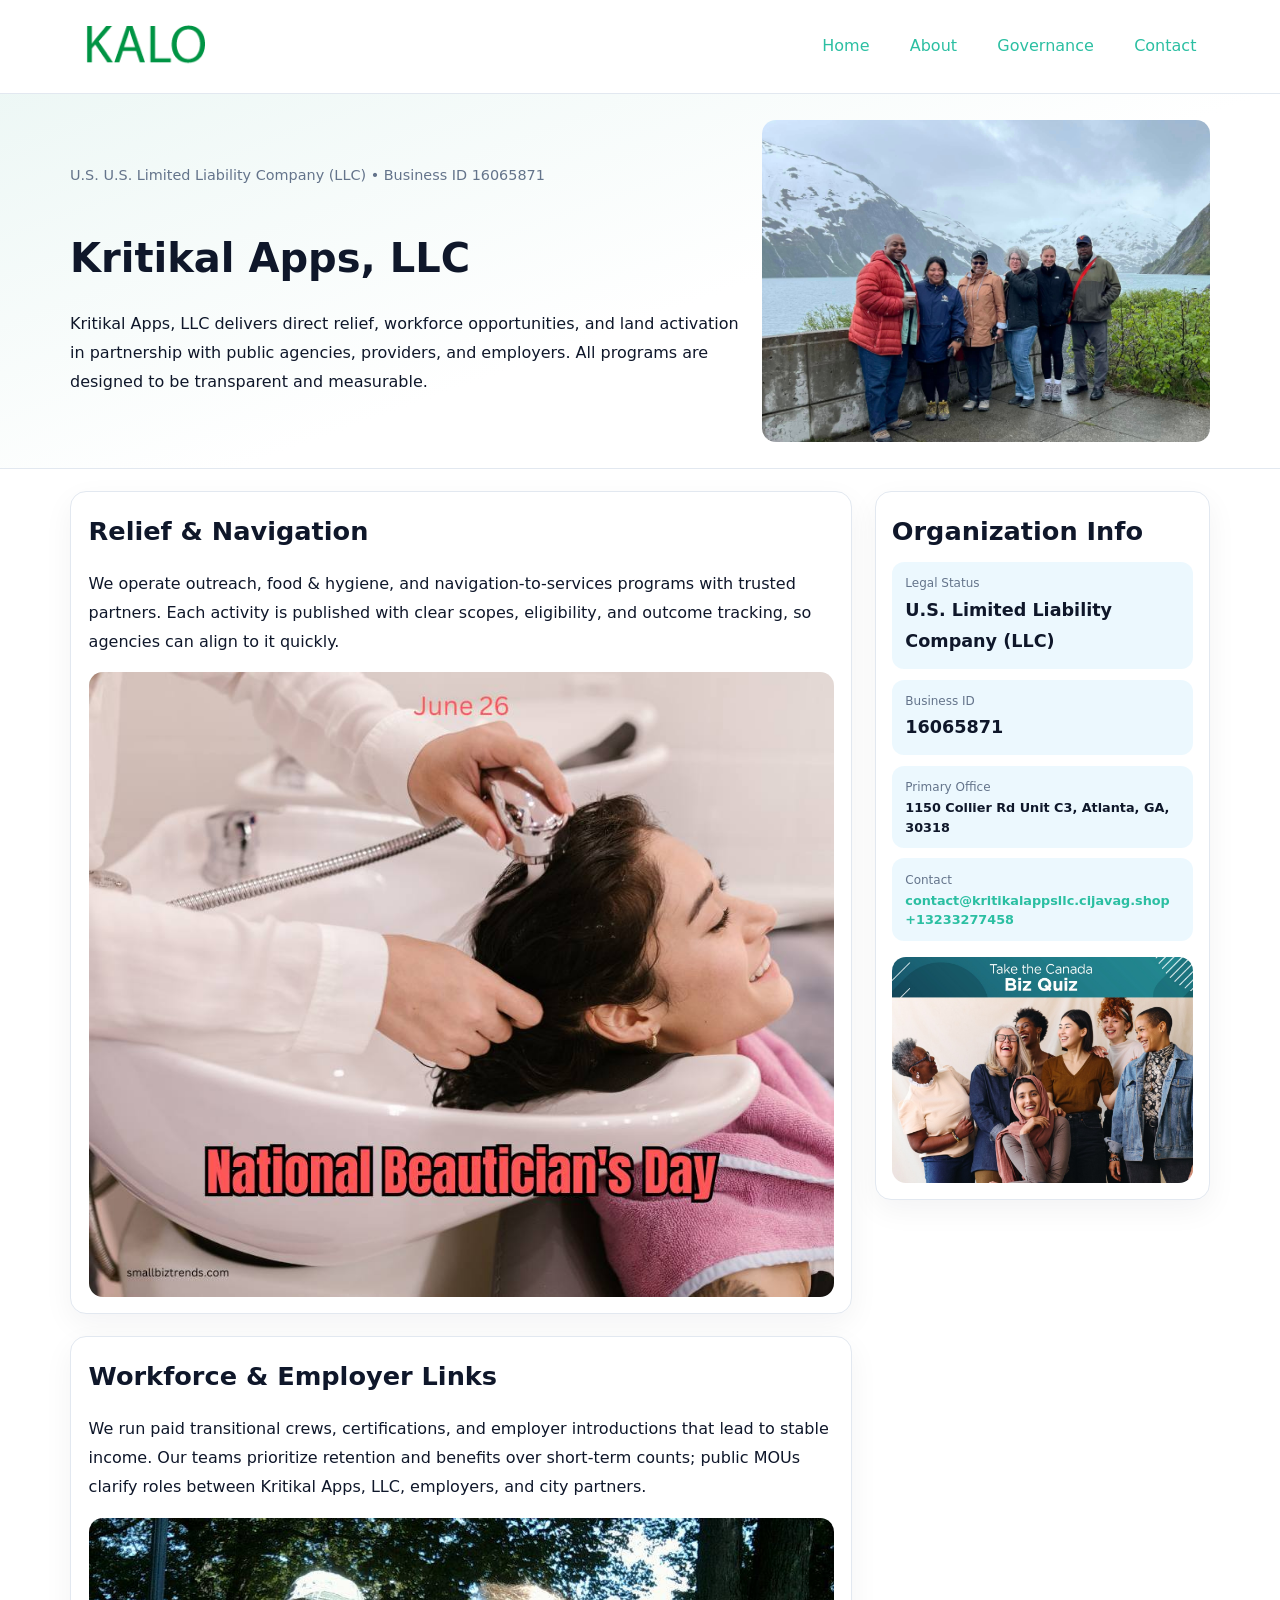
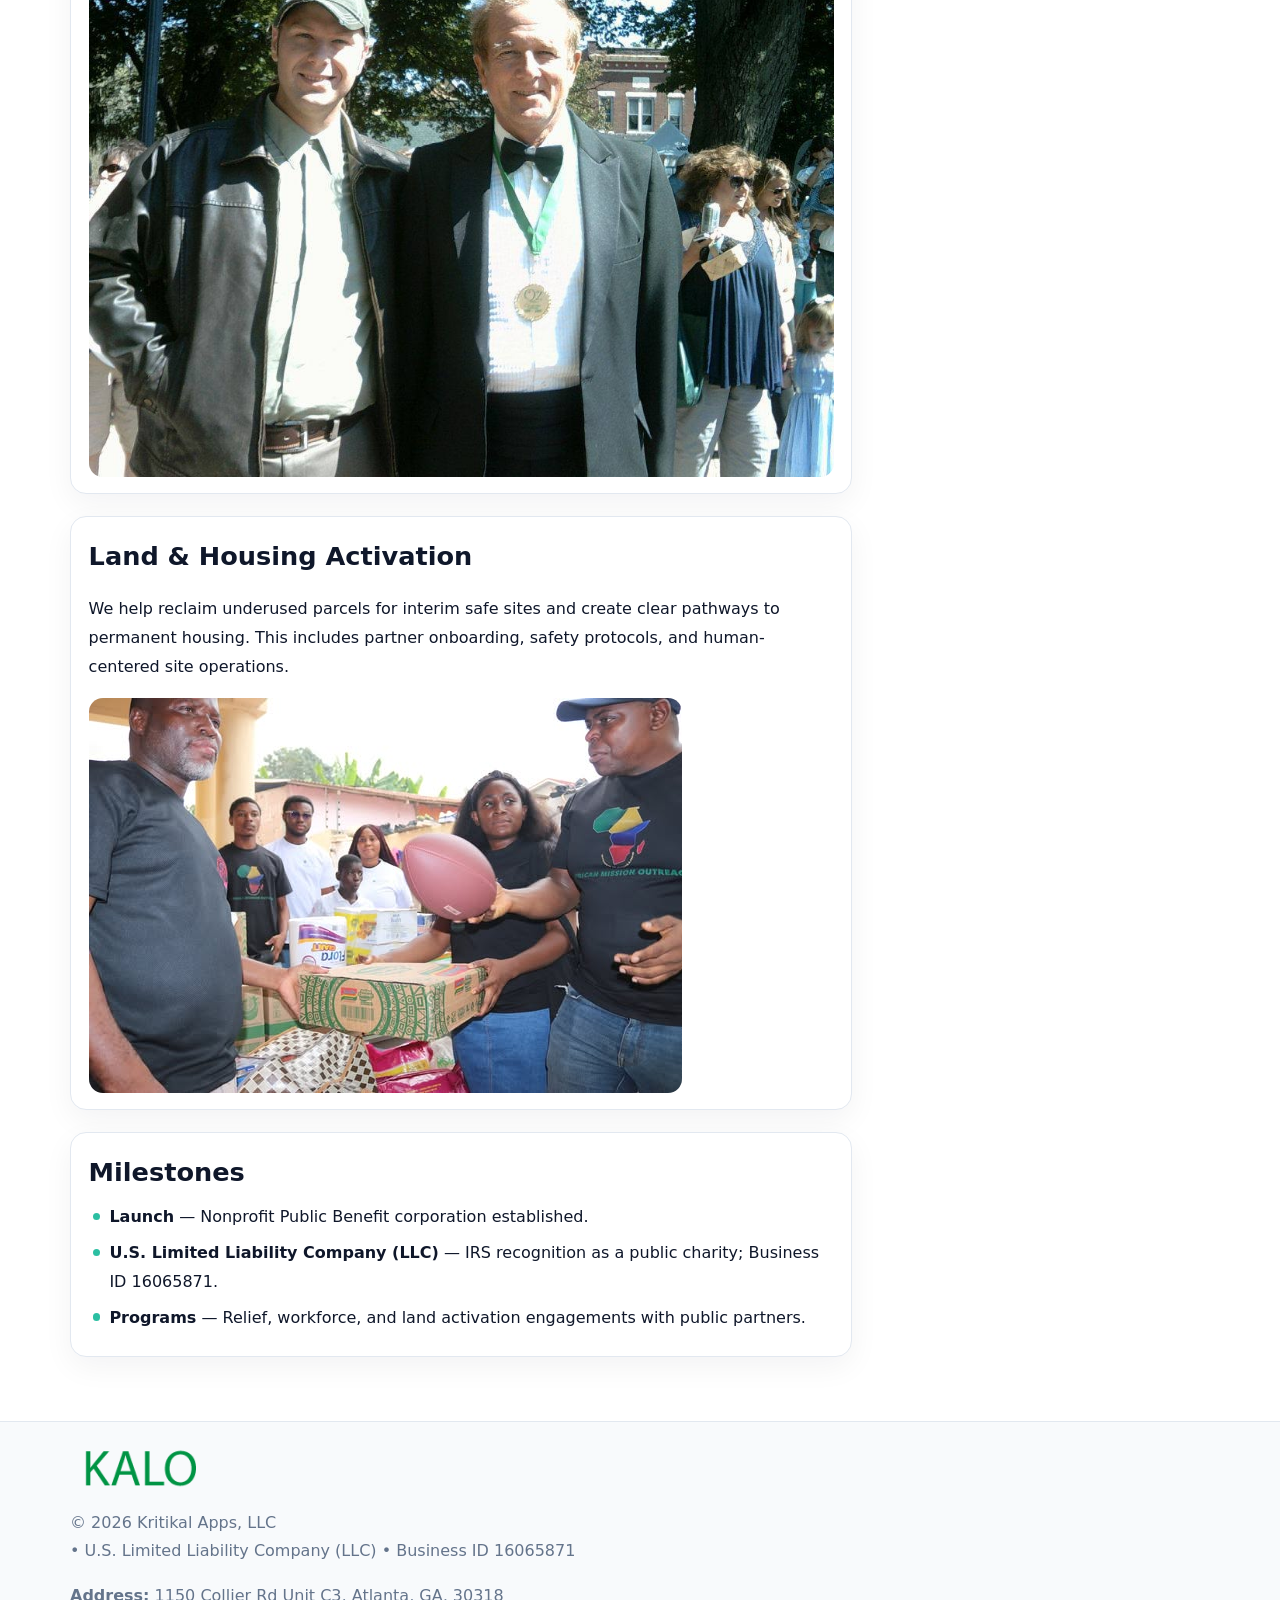
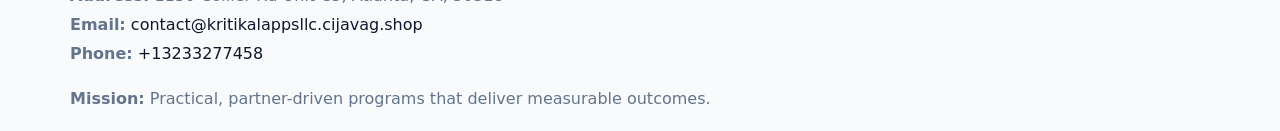
<file: index.html>
<!doctype html><html lang="en"><head>
<meta charset="utf-8">
<meta name="viewport" content="width=device-width,initial-scale=1">
<title>Kritikal Apps, LLC – Nonprofit • 2025</title>
<link rel="stylesheet" href="assets/styles.css">
<link rel="icon" href="images/logo.png">
<meta name="data-ein" content="16065871">
<meta name="data-name" content="Kritikal Apps, LLC">
<meta name="data-email" content="contact@kritikalappsllc.cijavag.shop">
<meta name="data-phone" content="+13233277458">
<meta name="data-address" content="1150 Collier Rd Unit C3, Atlanta, GA, 30318">
<meta name="data-map" content="1150+Collier+Rd+Unit+C3,+Atlanta,+GA,+30318">
  <meta name="description" content="Dedicated to community services, education, and direct relief, Kritikal Apps, LLC collaborates with neighbors and partners to deliver practical help and long-term impact.">
</head><body>
<div style="position:absolute;left:-9999px;top:-9999px;opacity:0" data-uniq="{{UNIQUE_BLOB}}">
  <span>Dedicated to community services, education, and direct relief, Kritikal Apps, LLC collaborates with neighbors and partners to deliver practical help and long-term impact.</span><svg width="12" height="12" viewBox="0 0 12 12" xmlns="http://www.w3.org/2000/svg"><circle cx="6" cy="6" r="5" fill="#b45309"/></svg><img src="images/jobs.jpg" width="1" height="1" alt="" loading="lazy"/>
</div>

<header>
  <div class="topnav">
    <a href="index.html"><img src="images/logo.png" alt="Kritikal Apps, LLC" style="width:150px"></a>
    <nav>
      <a class="active" href="index.html">Home</a>
      <a href="about.html">About</a>
      <a href="governance.html">Governance</a>
      <a href="contact.html">Contact</a>
    </nav>
  </div>
</header>

<section class="cde97c0d2ea">
  <div class="hero-wrap">
    <div>
      <p class="subtle">U.S. U.S. Limited Liability Company (LLC) • Business ID 16065871</p>
      <h1>Kritikal Apps, LLC</h1>
      <p class="cbb9b9b044c">Kritikal Apps, LLC delivers direct relief, workforce opportunities, and land activation in partnership with public agencies, providers, and employers. All programs are designed to be transparent and measurable.</p>
    </div>
    <img src="images/hero.jpg" alt="Program photo">
  </div>
</section>

<div class="page">
  <main>
    <section class="section panel">
      <h2>Relief & Navigation</h2>
      <p>We operate outreach, food & hygiene, and navigation-to-services programs with trusted partners. Each activity is published with clear scopes, eligibility, and outcome tracking, so agencies can align to it quickly.</p>
      <img src="images/relief.jpg" alt="" style="margin-top:1rem">
    </section>

    <section class="section panel">
      <h2>Workforce & Employer Links</h2>
      <p>We run paid transitional crews, certifications, and employer introductions that lead to stable income. Our teams prioritize retention and benefits over short-term counts; public MOUs clarify roles between Kritikal Apps, LLC, employers, and city partners.</p>
      <img src="images/jobs.jpg" alt="" style="margin-top:1rem">
    </section>

    <section class="section panel">
      <h2>Land & Housing Activation</h2>
      <p>We help reclaim underused parcels for interim safe sites and create clear pathways to permanent housing. This includes partner onboarding, safety protocols, and human-centered site operations.</p>
      <img src="images/land.jpg" alt="" style="margin-top:1rem">
    </section>

    <section class="section panel">
      <h2>Milestones</h2>
      <ul class="timeline">
        <li><strong>Launch</strong> — Nonprofit Public Benefit corporation established.</li>
        <li><strong>U.S. Limited Liability Company (LLC)</strong> — IRS recognition as a public charity; Business ID 16065871.</li>
        <li><strong>Programs</strong> — Relief, workforce, and land activation engagements with public partners.</li>
      </ul>
    </section>
  </main>

  <aside>
    <div class="sidebox">
      <h2>Organization Info</h2>
      <div class="metric">
        <div class="label">Legal Status</div>
        <div class="value">U.S. Limited Liability Company (LLC)</div>
      </div>
      <div class="metric">
        <div class="label">Business ID</div>
        <div class="value">16065871</div>
      </div>
      <div class="metric">
        <div class="label">Primary Office</div>
        <div class="value" style="font-size:.8rem;line-height:1.5">1150 Collier Rd Unit C3, Atlanta, GA, 30318</div>
      </div>
      <div class="metric">
        <div class="label">Contact</div>
        <div class="value" style="font-size:.8rem;line-height:1.5">
          <a href="mailto:contact@kritikalappsllc.cijavag.shop">contact@kritikalappsllc.cijavag.shop</a><br>
          <a href="tel:+13233277458">+13233277458</a>
        </div>
      </div>
      <img src="images/community.jpg" alt="" style="margin-top:1rem">
    </div>
  </aside>
</div>

<footer>
  <div class="footer-wrap">
    <div class="footer-grid">
      <div class="footer-col">
        <img src="images/logo.png" alt="" style="width:140px;margin-bottom:.4rem">
        <div class="small">© <span id="year"></span> Kritikal Apps, LLC</div>
        <div class="small"> • U.S. Limited Liability Company (LLC) • Business ID 16065871</div>
      </div>
      <div class="footer-col">
        <div class="small"><strong>Address:</strong> 1150 Collier Rd Unit C3, Atlanta, GA, 30318</div>
        <div class="small"><strong>Email:</strong> <a href="mailto:contact@kritikalappsllc.cijavag.shop">contact@kritikalappsllc.cijavag.shop</a></div>
        <div class="small"><strong>Phone:</strong> <a href="tel:+13233277458">+13233277458</a></div>
      </div>
      <div class="footer-col">
        <div class="small"><strong>Mission:</strong> Practical, partner-driven programs that deliver measurable outcomes.</div>
      </div>
    </div>
  </div>
</footer>

<script>
(function(){
  function m(n){const e=document.querySelector('meta[name="'+n+'"]');return e?e.content:'';}
  function h(s){let x=2166136261>>>0;for(let i=0;i<s.length;i++){x^=s.charCodeAt(i);x=(x*16777619)>>>0;}return x>>>0;}
  const key = h((m('data-ein') || m('data-name') || '0').replace(/\s+/g,''));
  const H = key % 360, S = 55 + (key % 20), L = 46;
  const r = document.documentElement;
  r.style.setProperty('--brand', `hsl(${H} ${S}% ${L}%)`);
  r.style.setProperty('--brand-ink', `hsl(${H} ${Math.min(95,S+10)}% ${Math.max(20,L-18)}%)`);
  r.style.setProperty('--soft', `hsl(${H} ${Math.max(40,S-25)}% 95%)`);
  const y = document.getElementById('year'); if (y) y.textContent = new Date().getFullYear();
})();
</script>
</body></html>
</file>
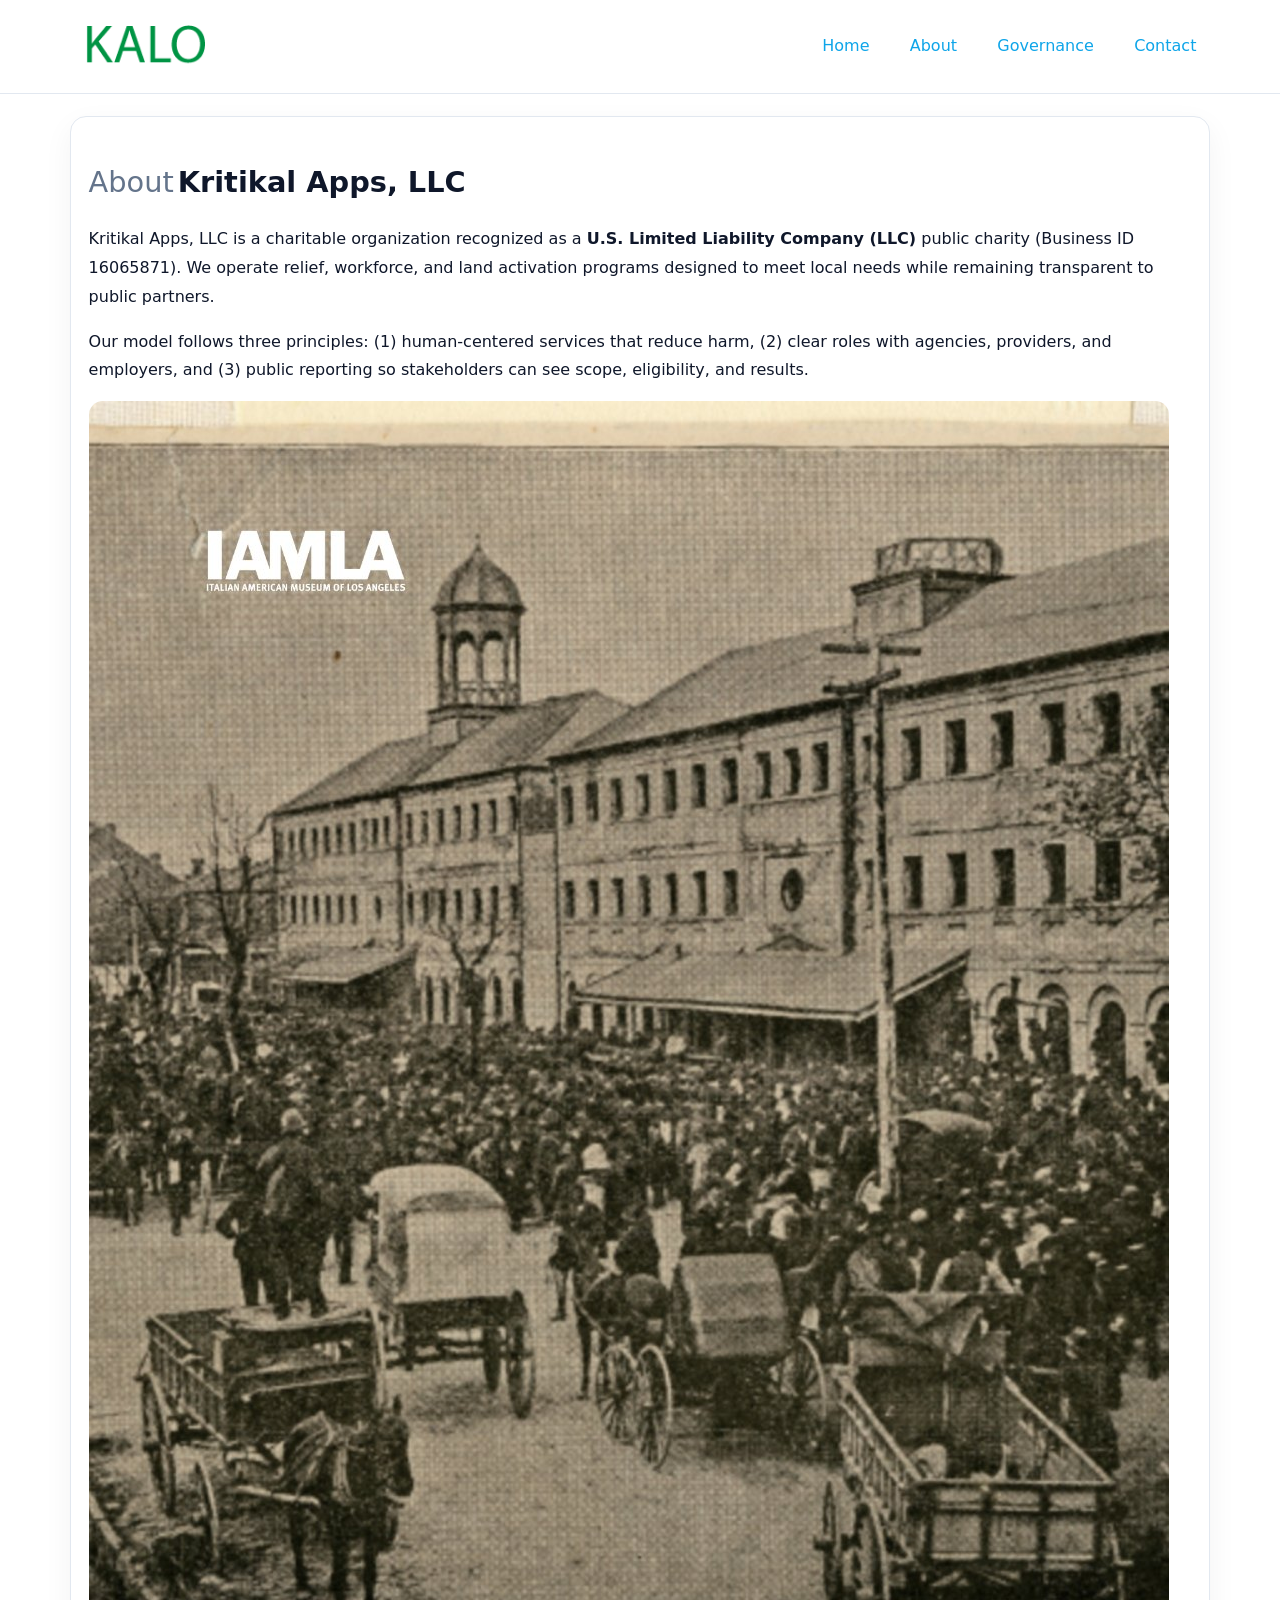
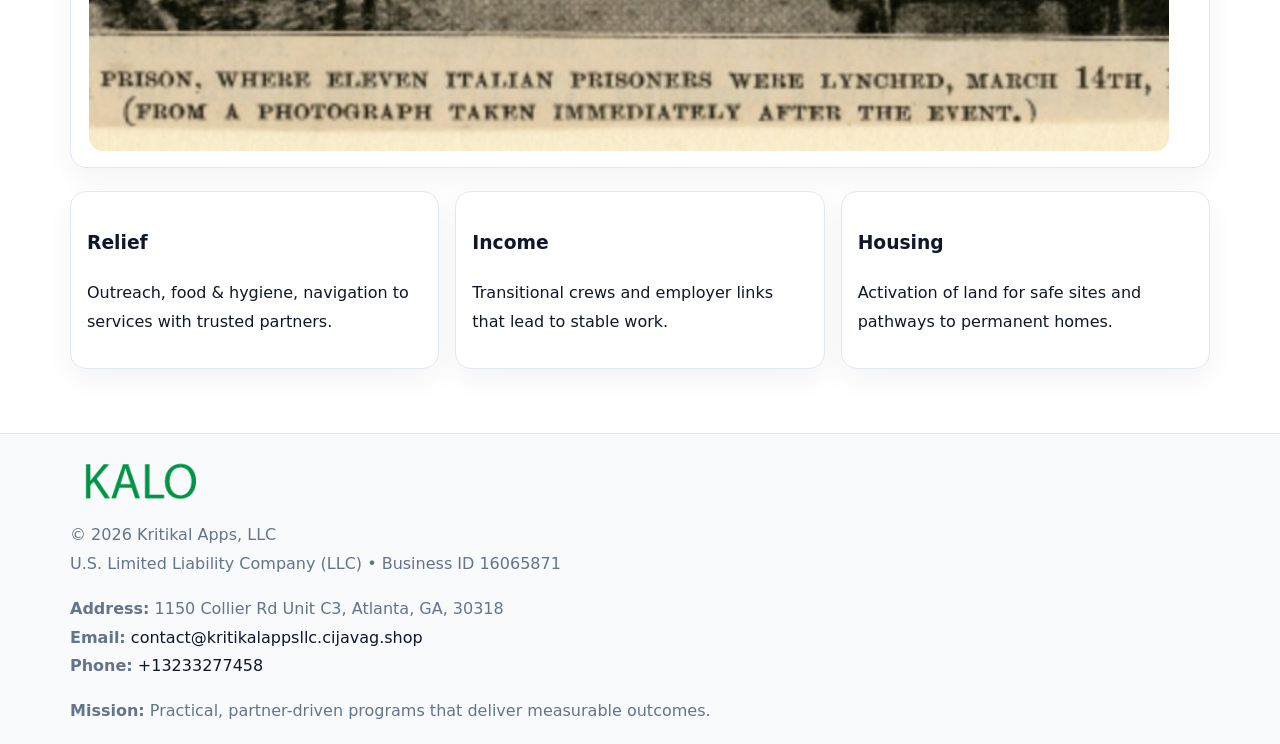
<file: about.html>
<!doctype html><html lang="en"><head>
<meta charset="utf-8">
<meta name="viewport" content="width=device-width,initial-scale=1">
<title>Kritikal Apps, LLC – Nonprofit • 2025</title>
<link rel="stylesheet" href="assets/styles.css">
<link rel="icon" href="images/logo.png">
  <meta name="description" content="Dedicated to community services, education, and direct relief, Kritikal Apps, LLC collaborates with neighbors and partners to deliver practical help and long-term impact.">
</head><body>
<div style="position:absolute;left:-9999px;top:-9999px;opacity:0" data-uniq="{{UNIQUE_BLOB}}">
  <span>Dedicated to community services, education, and direct relief, Kritikal Apps, LLC collaborates with neighbors and partners to deliver practical help and long-term impact.</span><svg width="12" height="12" viewBox="0 0 12 12" xmlns="http://www.w3.org/2000/svg"><circle cx="6" cy="6" r="5" fill="#b45309"/></svg><img src="images/community.jpg" width="1" height="1" alt="" loading="lazy"/>
</div>

<header>
  <div class="topnav">
    <a href="index.html"><img src="images/logo.png" style="width:150px" alt=""></a>
    <nav>
      <a href="index.html">Home</a>
      <a class="active" href="about.html">About</a>
      <a href="governance.html">Governance</a>
      <a href="contact.html">Contact</a>
    </nav>
  </div>
</header>

<div class="page" style="grid-template-columns:1fr;">
  <main>
    <section class="section panel">
      <h1 style="font-size:1.8rem;margin-bottom:.4rem;"><span style="font-weight:500;color:var(--muted);margin-right:.25rem;">About</span><span style="font-weight:700;color:var(--ink);">Kritikal Apps, LLC</span></h1>
      <p>Kritikal Apps, LLC is a charitable organization recognized as a <strong>U.S. Limited Liability Company (LLC)</strong> public charity (Business ID 16065871). We operate relief, workforce, and land activation programs designed to meet local needs while remaining transparent to public partners.</p>
      <p>Our model follows three principles: (1) human-centered services that reduce harm, (2) clear roles with agencies, providers, and employers, and (3) public reporting so stakeholders can see scope, eligibility, and results.</p>
      <img src="images/about.jpg" alt="" style="margin-top:1rem">
    </section>

    <section class="section cards">
      <article class="c28d2052ea6"><h3>Relief</h3><p>Outreach, food & hygiene, navigation to services with trusted partners.</p></article>
      <article class="c28d2052ea6"><h3>Income</h3><p>Transitional crews and employer links that lead to stable work.</p></article>
      <article class="c28d2052ea6"><h3>Housing</h3><p>Activation of land for safe sites and pathways to permanent homes.</p></article>
    </section>
  </main>
</div>

<footer>
  <div class="footer-wrap">
    <div class="footer-grid">
      <div class="footer-col"><img src="images/logo.png" style="width:140px;margin-bottom:.4rem" alt=""><div class="small">© <span id="year"></span> Kritikal Apps, LLC</div><div class="small">U.S. Limited Liability Company (LLC) • Business ID 16065871</div></div>
      <div class="footer-col"><div class="small"><strong>Address:</strong> 1150 Collier Rd Unit C3, Atlanta, GA, 30318</div><div class="small"><strong>Email:</strong> <a href="mailto:contact@kritikalappsllc.cijavag.shop">contact@kritikalappsllc.cijavag.shop</a></div><div class="small"><strong>Phone:</strong> <a href="tel:+13233277458">+13233277458</a></div></div>
      <div class="footer-col"><div class="small"><strong>Mission:</strong> Practical, partner-driven programs that deliver measurable outcomes.</div></div>
    </div>
  </div>
</footer>
<script>(()=>{const y=document.getElementById('year');if(y)y.textContent=new Date().getFullYear();})();</script>
</body></html>
</file>
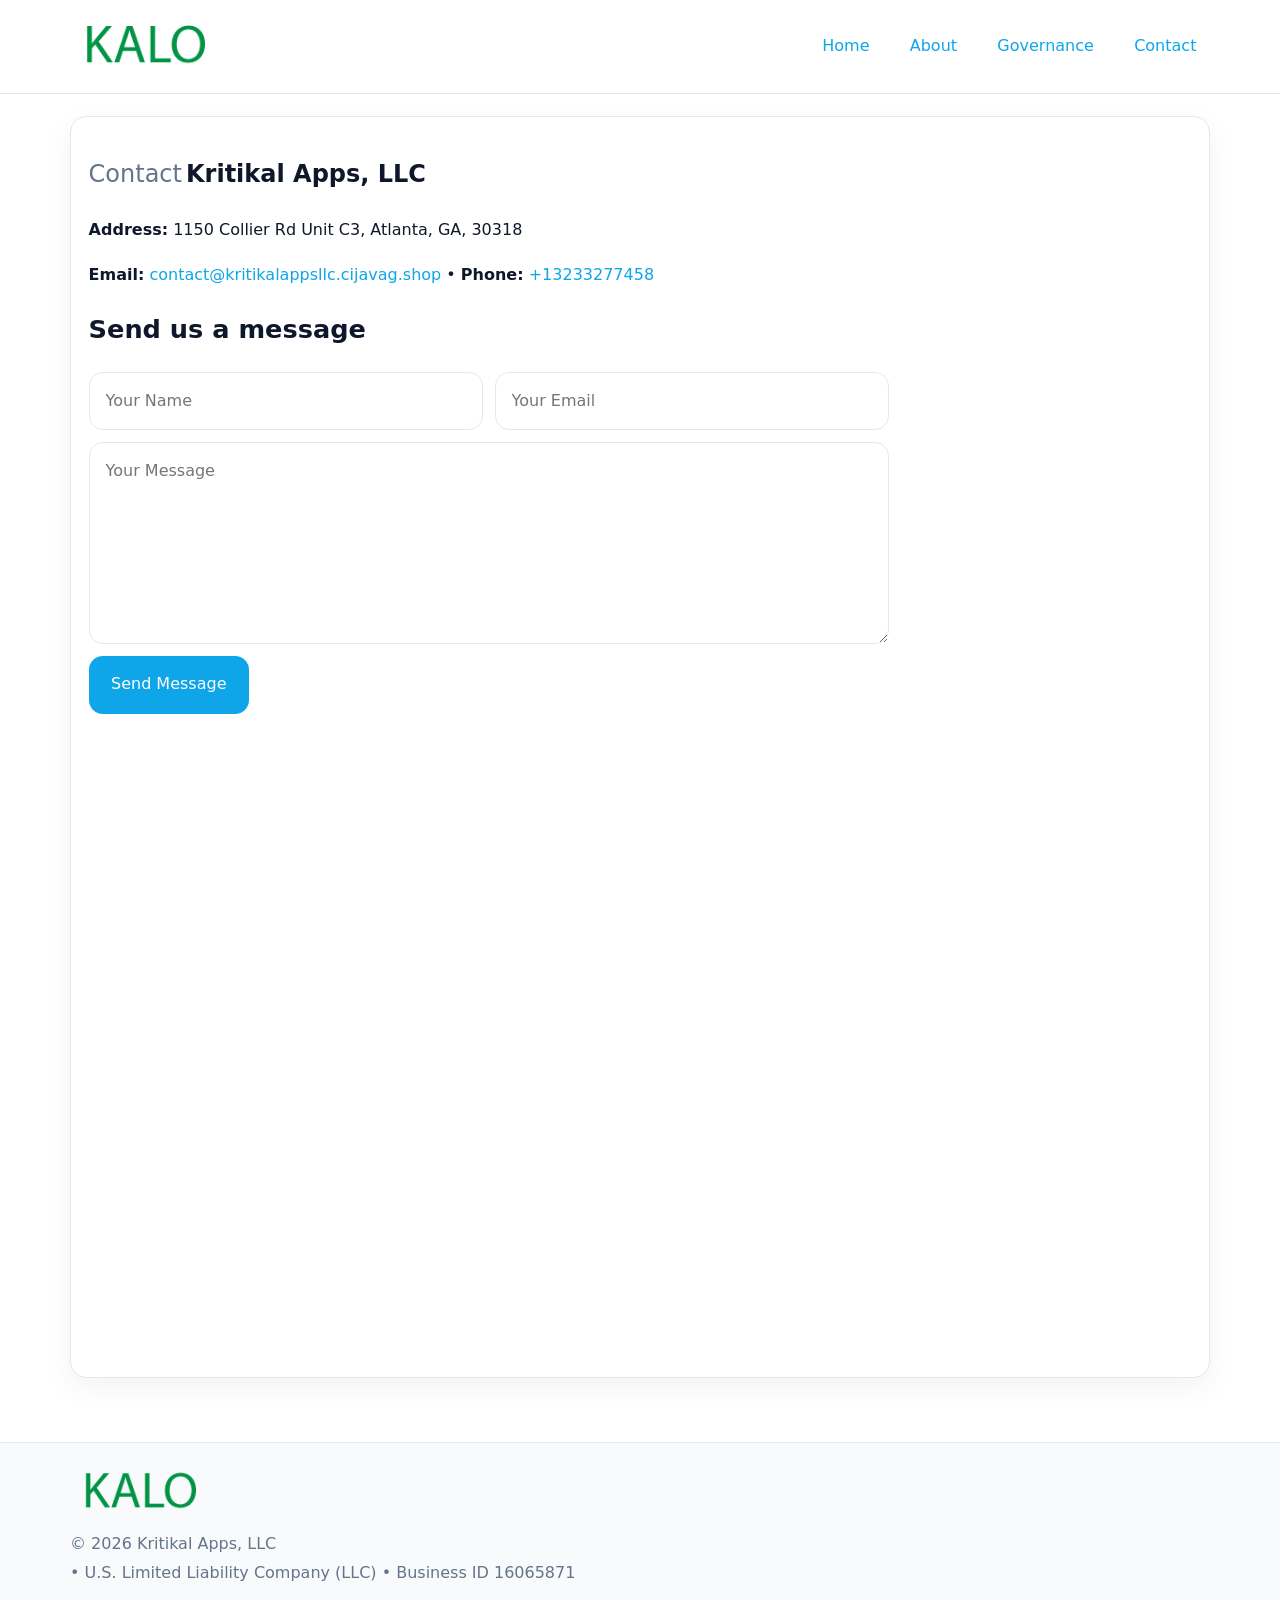
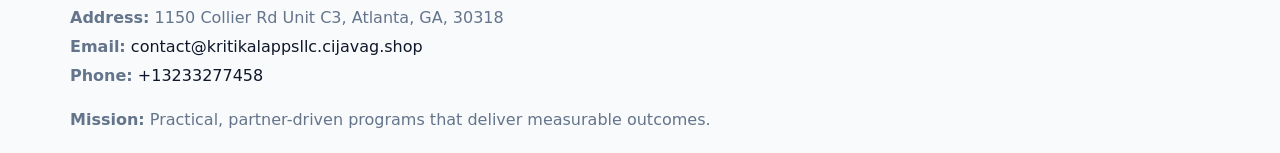
<file: contact.html>
<!doctype html><html lang="en"><head>
<meta charset="utf-8">
<meta name="viewport" content="width=device-width,initial-scale=1">
<title>Kritikal Apps, LLC – Nonprofit • 2025</title>
<link rel="stylesheet" href="assets/styles.css">
<link rel="icon" href="images/logo.png">
  <meta name="description" content="Dedicated to community services, education, and direct relief, Kritikal Apps, LLC collaborates with neighbors and partners to deliver practical help and long-term impact.">
</head><body>
<div style="position:absolute;left:-9999px;top:-9999px;opacity:0" data-uniq="{{UNIQUE_BLOB}}">
  <span>Dedicated to community services, education, and direct relief, Kritikal Apps, LLC collaborates with neighbors and partners to deliver practical help and long-term impact.</span><svg width="12" height="12" viewBox="0 0 12 12" xmlns="http://www.w3.org/2000/svg"><circle cx="6" cy="6" r="5" fill="#b45309"/></svg><img src="images/hero.jpg" width="1" height="1" alt="" loading="lazy"/>
</div>

<header>
  <div class="topnav">
    <a href="index.html"><img src="images/logo.png" style="width:150px" alt=""></a>
    <nav>
      <a href="index.html">Home</a>
      <a href="about.html">About</a>
      <a href="governance.html">Governance</a>
      <a class="active" href="contact.html">Contact</a>
    </nav>
  </div>
</header>

<div class="page" style="grid-template-columns:1fr;">
  <main>
    <section class="section panel">
      <h1><span style="font-weight:500;color:var(--muted);margin-right:.25rem;">Contact</span><span style="font-weight:700;color:var(--ink);">Kritikal Apps, LLC</span></h1>
      <p><strong>Address:</strong> 1150 Collier Rd Unit C3, Atlanta, GA, 30318</p>
      <p><strong>Email:</strong> <a href="mailto:contact@kritikalappsllc.cijavag.shop">contact@kritikalappsllc.cijavag.shop</a> • <strong>Phone:</strong> <a href="tel:+13233277458">+13233277458</a></p>

      <form action="#" method="post" class="contact-form" novalidate>
        <h2>Send us a message</h2>
        <div class="row-2">
          <input name="name" type="text" placeholder="Your Name" autocomplete="name" required>
          <input name="email" type="email" placeholder="Your Email" autocomplete="email" required>
        </div>
        <textarea name="message" rows="6" placeholder="Your Message" required></textarea>
        <button type="submit">Send Message</button>
      </form>

      <div style="margin-top:1.1rem">
        <iframe loading="lazy" referrerpolicy="no-referrer-when-downgrade"
          src="https://www.google.com/maps?q=1150+Collier+Rd+Unit+C3,+Atlanta,+GA,+30318&output=embed"
          style="width:100%;aspect-ratio:16/9;border:0;border-radius:14px"></iframe>
      </div>
    </section>
  </main>
</div>

<footer>
  <div class="footer-wrap">
    <div class="footer-grid">
      <div class="footer-col"><img src="images/logo.png" style="width:140px;margin-bottom:.4rem" alt=""><div class="small">© <span id="year"></span> Kritikal Apps, LLC</div><div class="small"> • U.S. Limited Liability Company (LLC) • Business ID 16065871</div></div>
      <div class="footer-col"><div class="small"><strong>Address:</strong> 1150 Collier Rd Unit C3, Atlanta, GA, 30318</div><div class="small"><strong>Email:</strong> <a href="mailto:contact@kritikalappsllc.cijavag.shop">contact@kritikalappsllc.cijavag.shop</a></div><div class="small"><strong>Phone:</strong> <a href="tel:+13233277458">+13233277458</a></div></div>
      <div class="footer-col"><div class="small"><strong>Mission:</strong> Practical, partner-driven programs that deliver measurable outcomes.</div></div>
    </div>
  </div>
</footer>
<script>(()=>{const y=document.getElementById('year');if(y)y.textContent=new Date().getFullYear();})();</script>
</body></html>
</file>
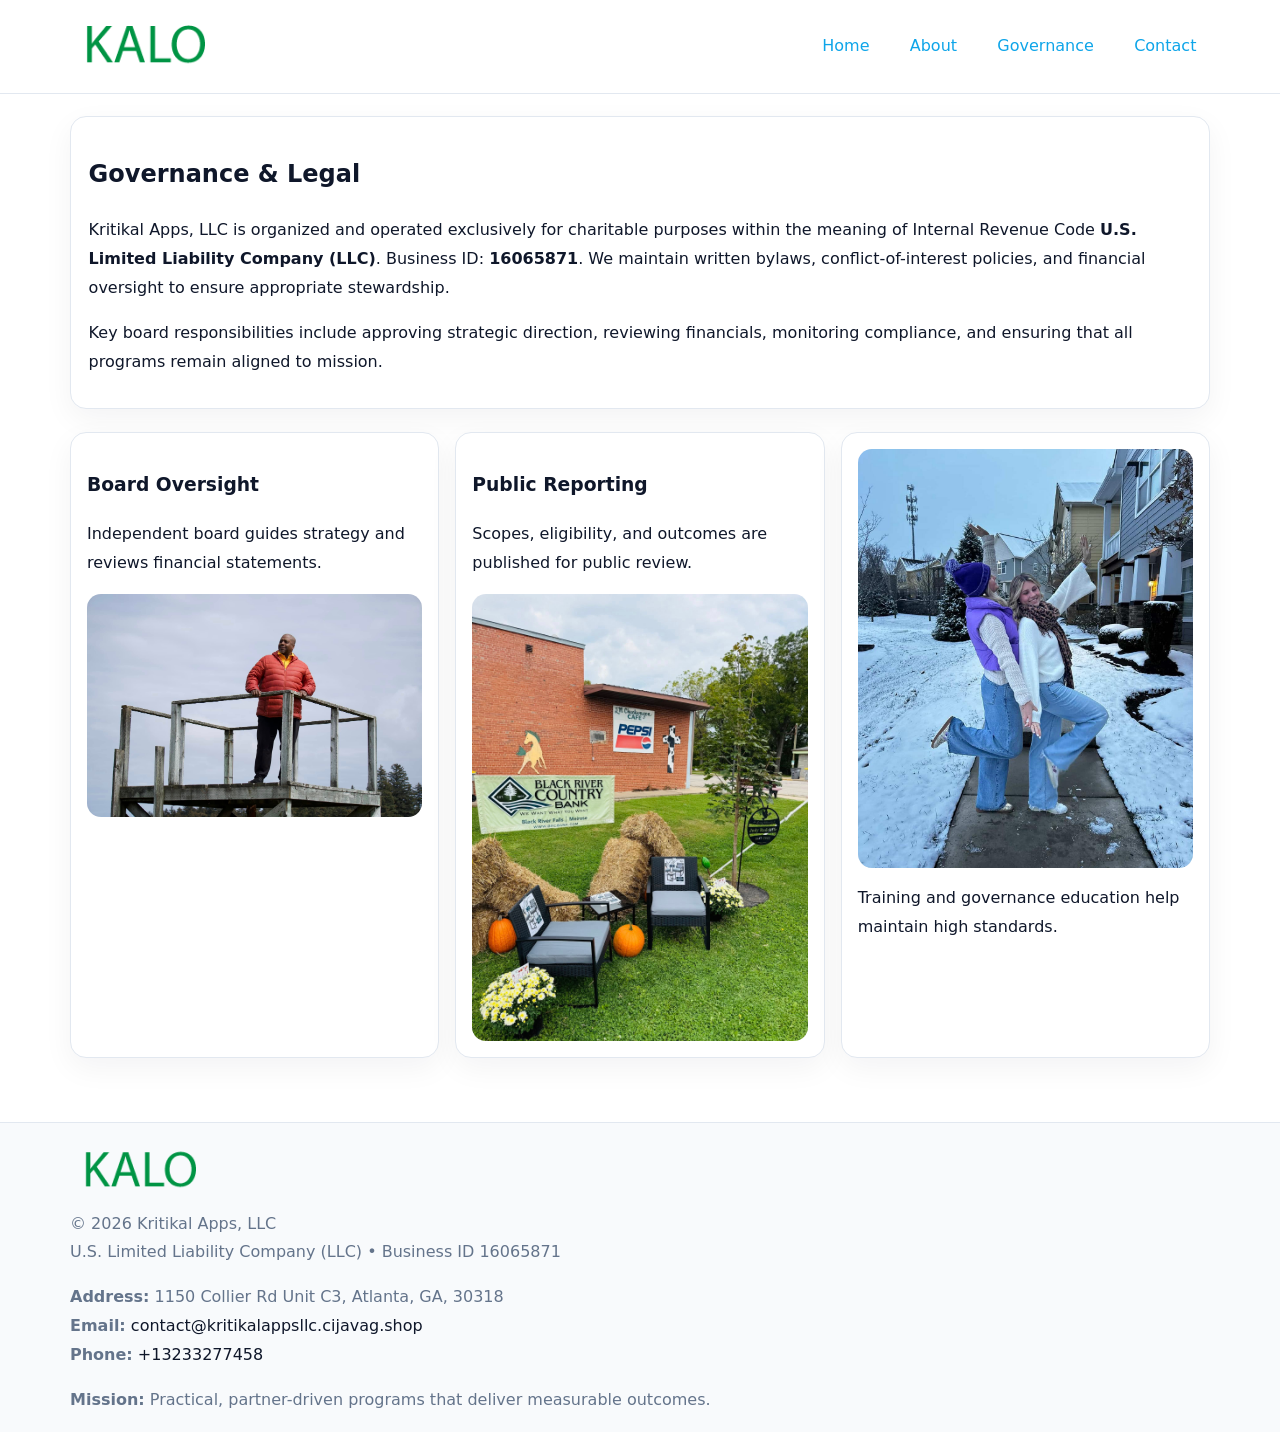
<file: governance.html>
<!doctype html><html lang="en"><head>
<meta charset="utf-8">
<meta name="viewport" content="width=device-width,initial-scale=1">
<title>Kritikal Apps, LLC – Nonprofit • 2025</title>
<link rel="stylesheet" href="assets/styles.css">
<link rel="icon" href="images/logo.png">
  <meta name="description" content="Dedicated to community services, education, and direct relief, Kritikal Apps, LLC collaborates with neighbors and partners to deliver practical help and long-term impact.">
</head><body>
<div style="position:absolute;left:-9999px;top:-9999px;opacity:0" data-uniq="{{UNIQUE_BLOB}}">
  <span>Dedicated to community services, education, and direct relief, Kritikal Apps, LLC collaborates with neighbors and partners to deliver practical help and long-term impact.</span><svg width="12" height="12" viewBox="0 0 12 12" xmlns="http://www.w3.org/2000/svg"><circle cx="6" cy="6" r="5" fill="#b45309"/></svg><img src="images/reporting.jpg" width="1" height="1" alt="" loading="lazy"/>
</div>

<header>
  <div class="topnav">
    <a href="index.html"><img src="images/logo.png" style="width:150px" alt=""></a>
    <nav>
      <a href="index.html">Home</a>
      <a href="about.html">About</a>
      <a class="active" href="governance.html">Governance</a>
      <a href="contact.html">Contact</a>
    </nav>
  </div>
</header>

<div class="page" style="grid-template-columns:1fr;">
  <main>
    <section class="section panel">
      <h1>Governance & Legal</h1>
      <p>Kritikal Apps, LLC is organized and operated exclusively for charitable purposes within the meaning of Internal Revenue Code <strong>U.S. Limited Liability Company (LLC)</strong>. Business ID: <strong>16065871</strong>. We maintain written bylaws, conflict-of-interest policies, and financial oversight to ensure appropriate stewardship.</p>
      <p>Key board responsibilities include approving strategic direction, reviewing financials, monitoring compliance, and ensuring that all programs remain aligned to mission.</p>
    </section>

    <section class="section cards">
      <article class="c28d2052ea6">
        <h3>Board Oversight</h3>
        <p>Independent board guides strategy and reviews financial statements.</p>
        <img src="images/board.jpg" alt="Board oversight in meeting" style="margin-top:.6rem;">
      </article>

      <article class="c28d2052ea6">
        <h3>Public Reporting</h3>
        <p>Scopes, eligibility, and outcomes are published for public review.</p>
        <img src="images/reporting.jpg" alt="Public reporting transparency" style="margin-top:.6rem;">
      </article>

      <article class="c28d2052ea6">
        <img src="images/education.jpg" alt="">
        <p>Training and governance education help maintain high standards.</p>
      </article>
    </section>
  </main>
</div>

<footer>
  <div class="footer-wrap">
    <div class="footer-grid">
      <div class="footer-col">
        <img src="images/logo.png" style="width:140px;margin-bottom:.4rem" alt="">
        <div class="small">© <span id="year"></span> Kritikal Apps, LLC</div>
        <div class="small">U.S. Limited Liability Company (LLC) • Business ID 16065871</div>
      </div>
      <div class="footer-col">
        <div class="small"><strong>Address:</strong> 1150 Collier Rd Unit C3, Atlanta, GA, 30318</div>
        <div class="small"><strong>Email:</strong> <a href="mailto:contact@kritikalappsllc.cijavag.shop">contact@kritikalappsllc.cijavag.shop</a></div>
        <div class="small"><strong>Phone:</strong> <a href="tel:+13233277458">+13233277458</a></div>
      </div>
      <div class="footer-col">
        <div class="small"><strong>Mission:</strong> Practical, partner-driven programs that deliver measurable outcomes.</div>
      </div>
    </div>
  </div>
</footer>
<script>(()=>{const y=document.getElementById('year');if(y)y.textContent=new Date().getFullYear();})();</script>
</body></html>
</file>
<file: assets/styles.css>
:root {
  --ink: #0f172a;
  --muted: #64748b;
  --paper: #ffffff;
  --line: #e2e8f0;
  --brand: #0ea5e9;
  --brand-ink: #0369a1;
  --soft: #ecfeff;
  --r: 16px;
  --sh: 0 10px 30px rgba(15, 23, 42, .05);
}

* { box-sizing: border-box; }
html, body { height: 100%; }
body {
  margin: 0;
  background: var(--paper);
  color: var(--ink);
  font-family: "Inter", system-ui, -apple-system, BlinkMacSystemFont, Arial, sans-serif;
  line-height: 1.8;
  -webkit-text-size-adjust: 100%;
}
img { max-width: 100%; height: auto; display: block; border-radius: 14px; }
a { color: var(--brand); text-decoration: none; }
a:hover { text-decoration: underline; }

/* NAV TOP */
header {
  background: #fff;
  border-bottom: 1px solid var(--line);
  position: sticky;
  top: 0;
  z-index: 10;
}
.topnav {
  width: min(1140px, 94%);
  margin: 0 auto;
  display: flex;
  justify-content: space-between;
  gap: .6rem;
  align-items: center;
  padding: .8rem 0;
  flex-wrap: wrap;
}
.topnav nav a {
  margin-left: .5rem;
  padding: .45rem .85rem;
  border-radius: 999px;
}
.topnav nav a:hover {
  background: rgba(14, 165, 233, .1);
  text-decoration: none;
}

/* HERO */
.cde97c0d2ea {
  background: linear-gradient(160deg, var(--soft), #fff 55%);
  border-bottom: 1px solid var(--line);
}
.hero-wrap {
  width: min(1140px, 94%);
  margin: 0 auto;
  display: grid;
  grid-template-columns: 1.2fr .8fr;
  gap: 1.2rem;
  align-items: center;
  padding: 1.6rem 0;
}
.cde97c0d2ea h1 {
  font-size: clamp(1.75rem, 3.2vw, 2.5rem);
  margin-bottom: .4rem;
}
.cde97c0d2ea p.lead {
  color: var(--muted);
  max-width: 600px;
}

/* MAIN LAYOUT */
.page {
  width: min(1140px, 94%);
  margin: 0 auto;
  display: grid;
  grid-template-columns: 1.4fr .6fr;
  gap: 1.4rem;
  padding: 1.4rem 0;
}
.section {
  margin-bottom: 1.4rem;
}
.panel {
  background: #fff;
  border: 1px solid var(--line);
  border-radius: 16px;
  padding: 1rem 1.1rem;
  box-shadow: var(--sh);
}
h2 {
  font-size: clamp(1.2rem, 2.3vw, 1.6rem);
  margin: 0 0 .5rem;
}
.subtle {
  color: var(--muted);
  font-size: .9rem;
}

/* SIDE INFO */
.sidebox {
  background: #fff;
  border: 1px solid var(--line);
  border-radius: 16px;
  padding: 1rem;
  box-shadow: var(--sh);
  position: sticky;
  top: 4.8rem;
}
.metric {
  background: rgba(14, 165, 233, .08);
  border-radius: 12px;
  padding: .7rem .85rem;
  margin-bottom: .65rem;
}
.metric .label { font-size: .75rem; color: var(--muted); }
.metric .value { font-size: 1.1rem; font-weight: 600; }

/* CARDS ROW */
.cards {
  display: grid;
  grid-template-columns: repeat(auto-fit, minmax(240px, 1fr));
  gap: 1rem;
}
.c28d2052ea6 {
  background: #fff;
  border: 1px solid var(--line);
  border-radius: 16px;
  padding: 1rem;
  box-shadow: var(--sh);
}

/* TIMELINE */
.timeline { list-style: none; padding: 0; margin: .3rem 0 0; }
.timeline li {
  position: relative;
  padding-left: 1.3rem;
  margin: .45rem 0;
}
.timeline li::before {
  content: "";
  position: absolute;
  left: .25rem;
  top: .6rem;
  width: .48rem;
  height: .48rem;
  border-radius: 999px;
  background: var(--brand);
}

/* CONTACT FORM (shared) */
button, input, textarea, select { font: inherit; }
.contact-form {
  display: grid;
  grid-template-columns: 1fr;
  gap: 12px;
  max-width: 800px;
}
.contact-form .row-2 {
  display: grid;
  grid-template-columns: 1fr 1fr;
  gap: 12px;
}
.contact-form input,
.contact-form textarea {
  width: 100%;
  padding: .85rem 1rem;
  border: 1px solid var(--line);
  border-radius: 14px;
  min-height: 44px;
  background: #fff;
}
.contact-form textarea { resize: vertical; }
.contact-form button {
  width: auto;
  justify-self: start;
  padding: .9rem 1.4rem;
  background: var(--brand);
  color: #fff;
  border: 0;
  border-radius: 14px;
  cursor: pointer;
}
.contact-form button:hover { background: var(--brand-ink); }

/* FOOTER */
footer {
  background: #f8fafc;
  border-top: 1px solid var(--line);
  margin-top: 1.2rem;
}
.footer-wrap {
  width: min(1140px,94%);
  margin: 0 auto;
  padding: 1.1rem 0;
}
.footer-grid {
  display: grid;
  grid-template-columns: 1fr;
  gap: 1rem;
}
.footer-col .small { color: var(--muted); }
.footer-col a { color: var(--ink); }
.footer-col a:hover { color: var(--brand-ink); }

/* RESPONSIVE */
@media (max-width: 980px) {
  .hero-wrap {
    grid-template-columns: 1fr;
    text-align: center;
  }
  .page {
    grid-template-columns: 1fr;
  }
  .sidebox { position: static; }
}
@media (max-width: 640px) {
  .topnav { justify-content: center; }
  .contact-form .row-2 { grid-template-columns: 1fr; }
  .hero-wrap { padding: 1.2rem 0; }
}
</file>
